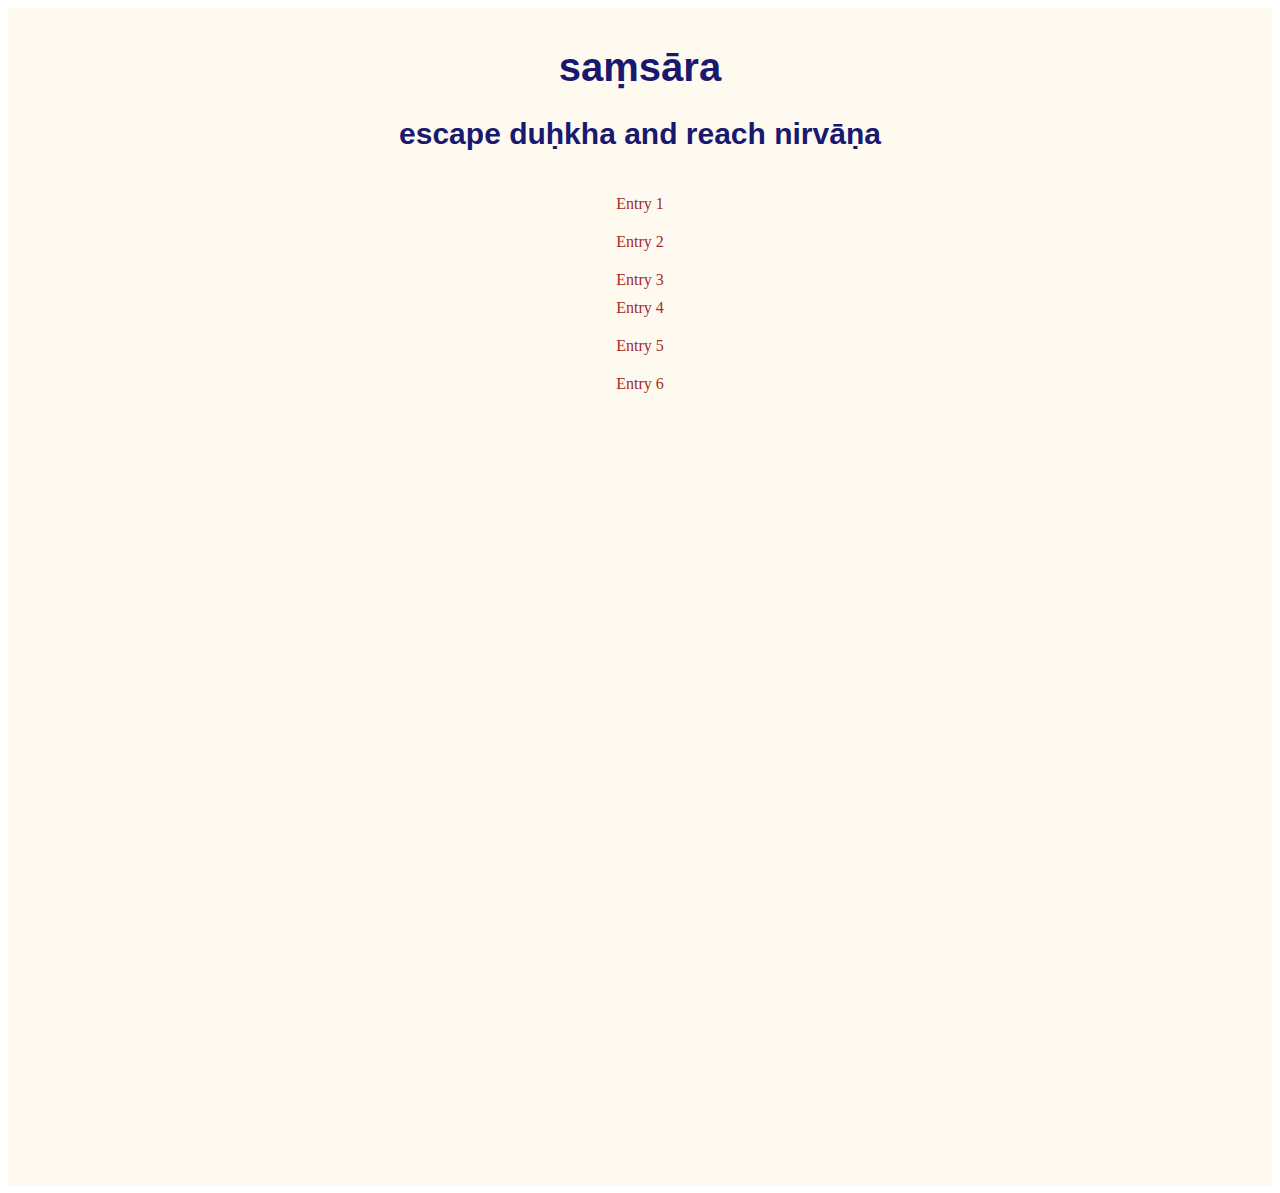
<file: index.html>
<!DOCTYPE html>
<html>
<head>
  <meta charset="utf-8">
  <meta name="viewport" content="width=device-width, initial-scale=1">
  <link rel="stylesheet" type="text/css" href="main.css">
  <link rel="preconnect" href="https://fonts.googleapis.com">
  <link rel="preconnect" href="https://fonts.gstatic.com" crossorigin>
  <link href="https://fonts.googleapis.com/css2?family=Yatra+One&display=swap" rel="stylesheet">
   <link rel="icon" type="image/x-icon" href="favicon.png">
  <title>Harmonic Collection</title>
</head>
<body>
<div class="wrapper">
  <div class="heading">
    <h1>saṃsāra</h1>
    <h2>escape duḥkha and reach nirvāṇa</h2>
  </div>
  <div class="entries">
    <div class="entry">
      <a href="https://eshanair22.github.io/naire416.github.io/entries/entry1/index.html">Entry 1</a>
    </div>
    <div class="entry">
      <a href="https://eshanair22.github.io/naire416.github.io/entries/entry2/index.html">Entry 2</a>
    </div>
    <div class="entry">
      <a href="https://eshanair22.github.io/naire416.github.io/entries/entry3/index.html">Entry 3</a>
    <div class="entry">
      <a href="https://eshanair22.github.io/naire416.github.io/entries/entry4/index.html">Entry 4</a>
    </div>
    <div class="entry">
      <a href="https://eshanair22.github.io/naire416.github.io/entries/entry5/index.html">Entry 5</a>
    </div>
    <div class="entry">
      <a href="https://eshanair22.github.io/naire416.github.io/entries/entry6/index.html">Entry 6</a>
    </div>
  </div>

</div>

</body>
</html>
</file>
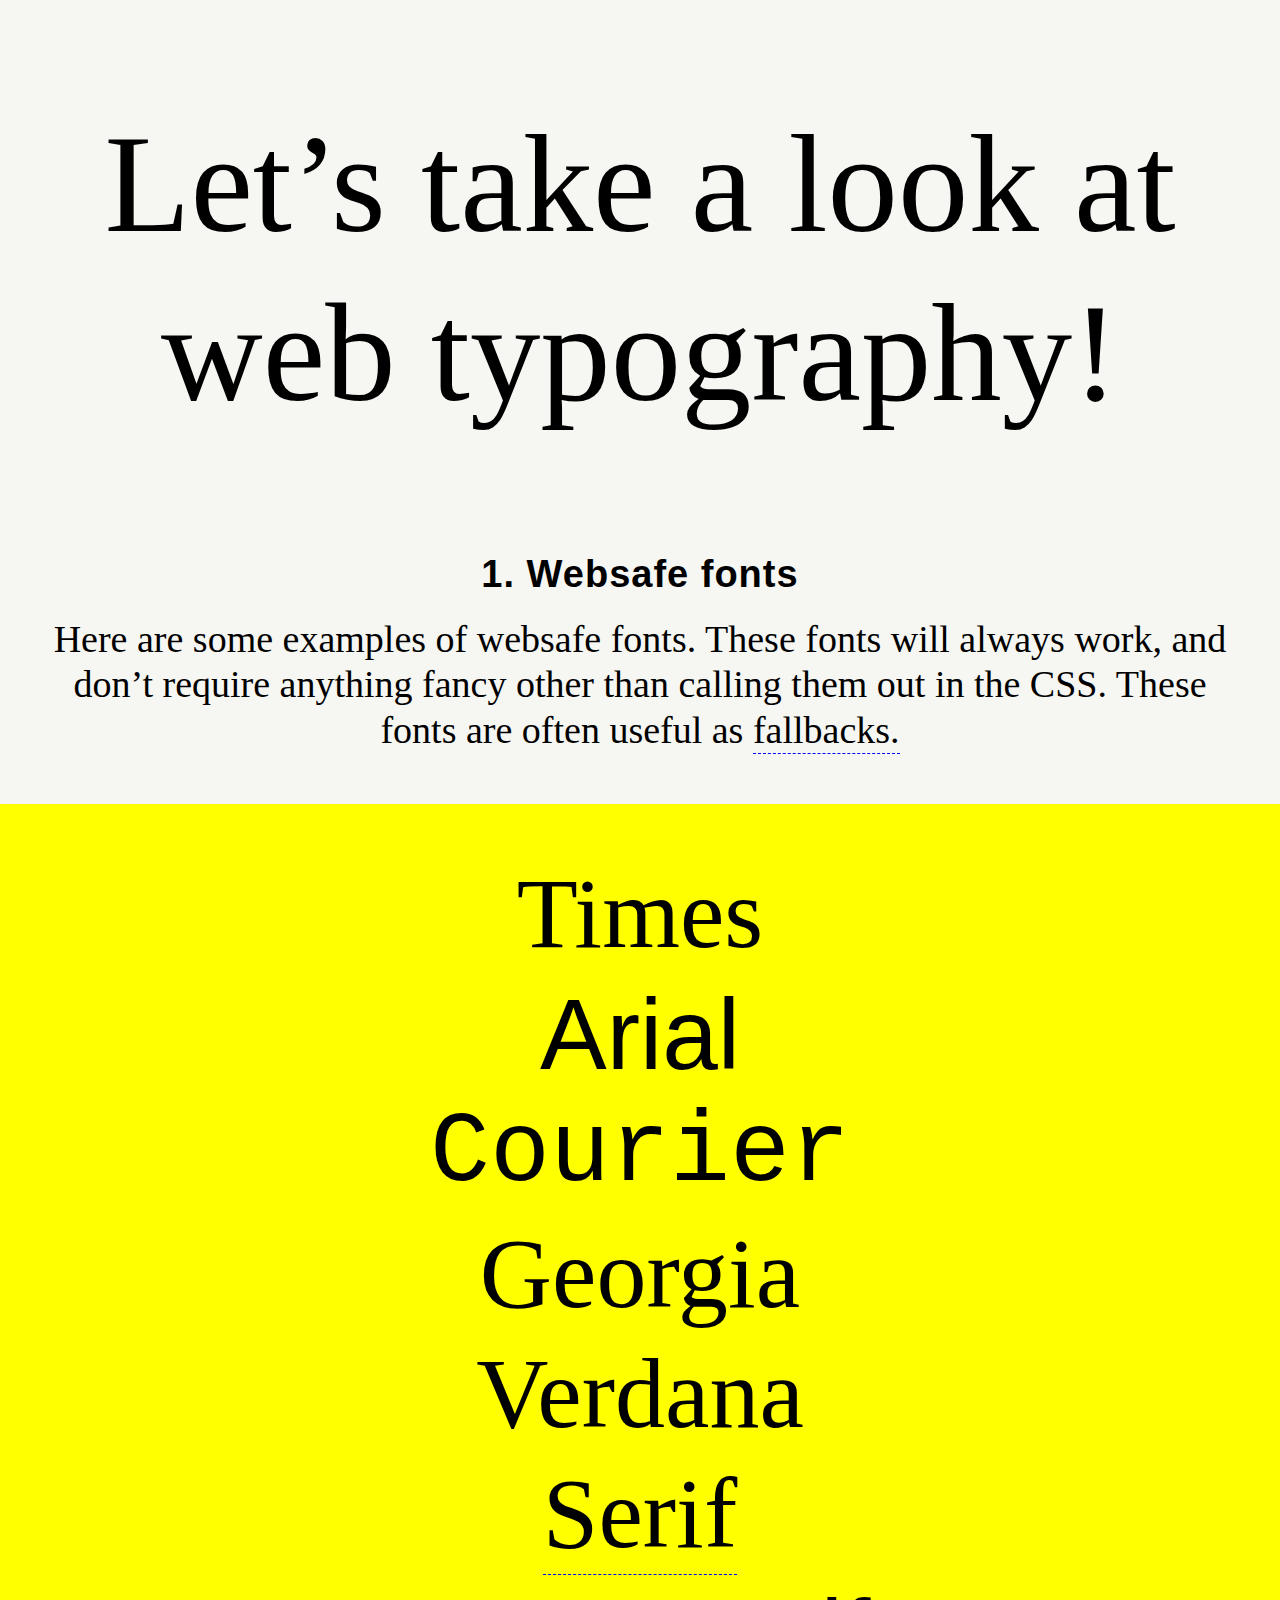
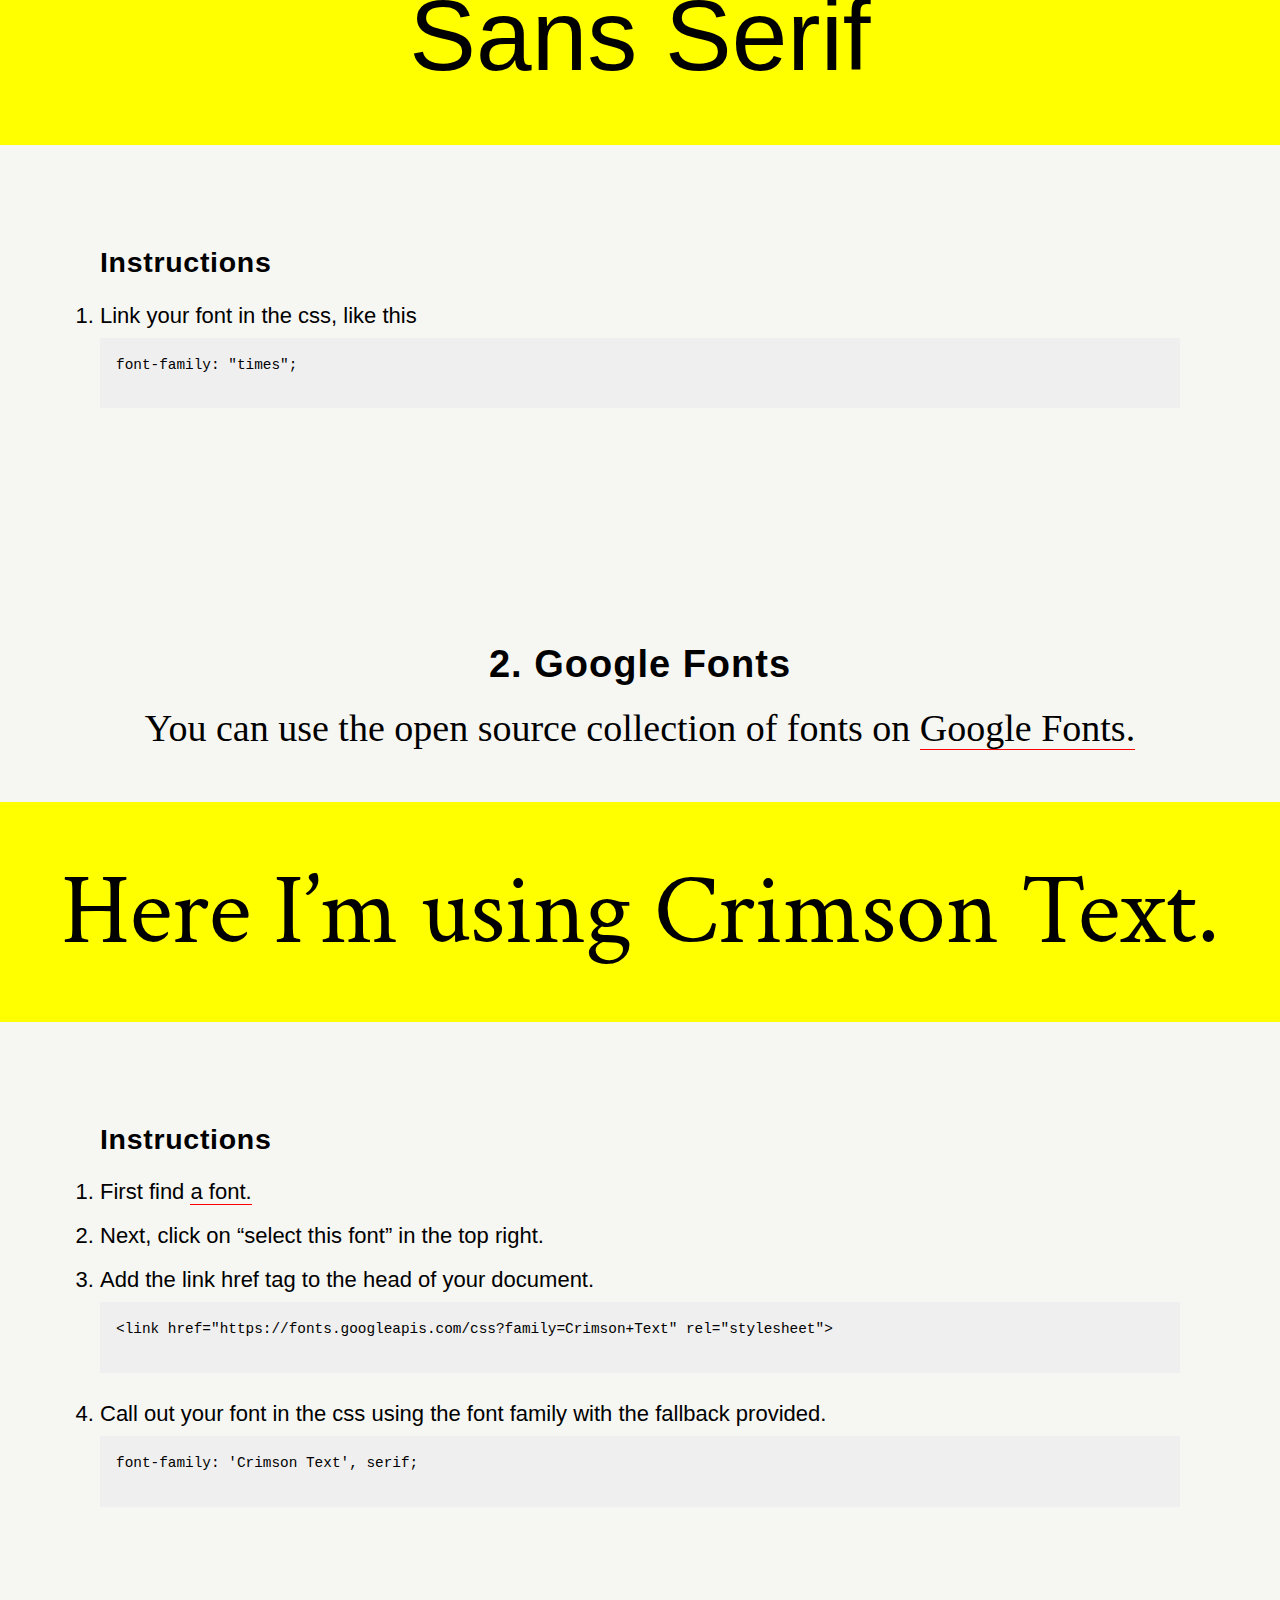
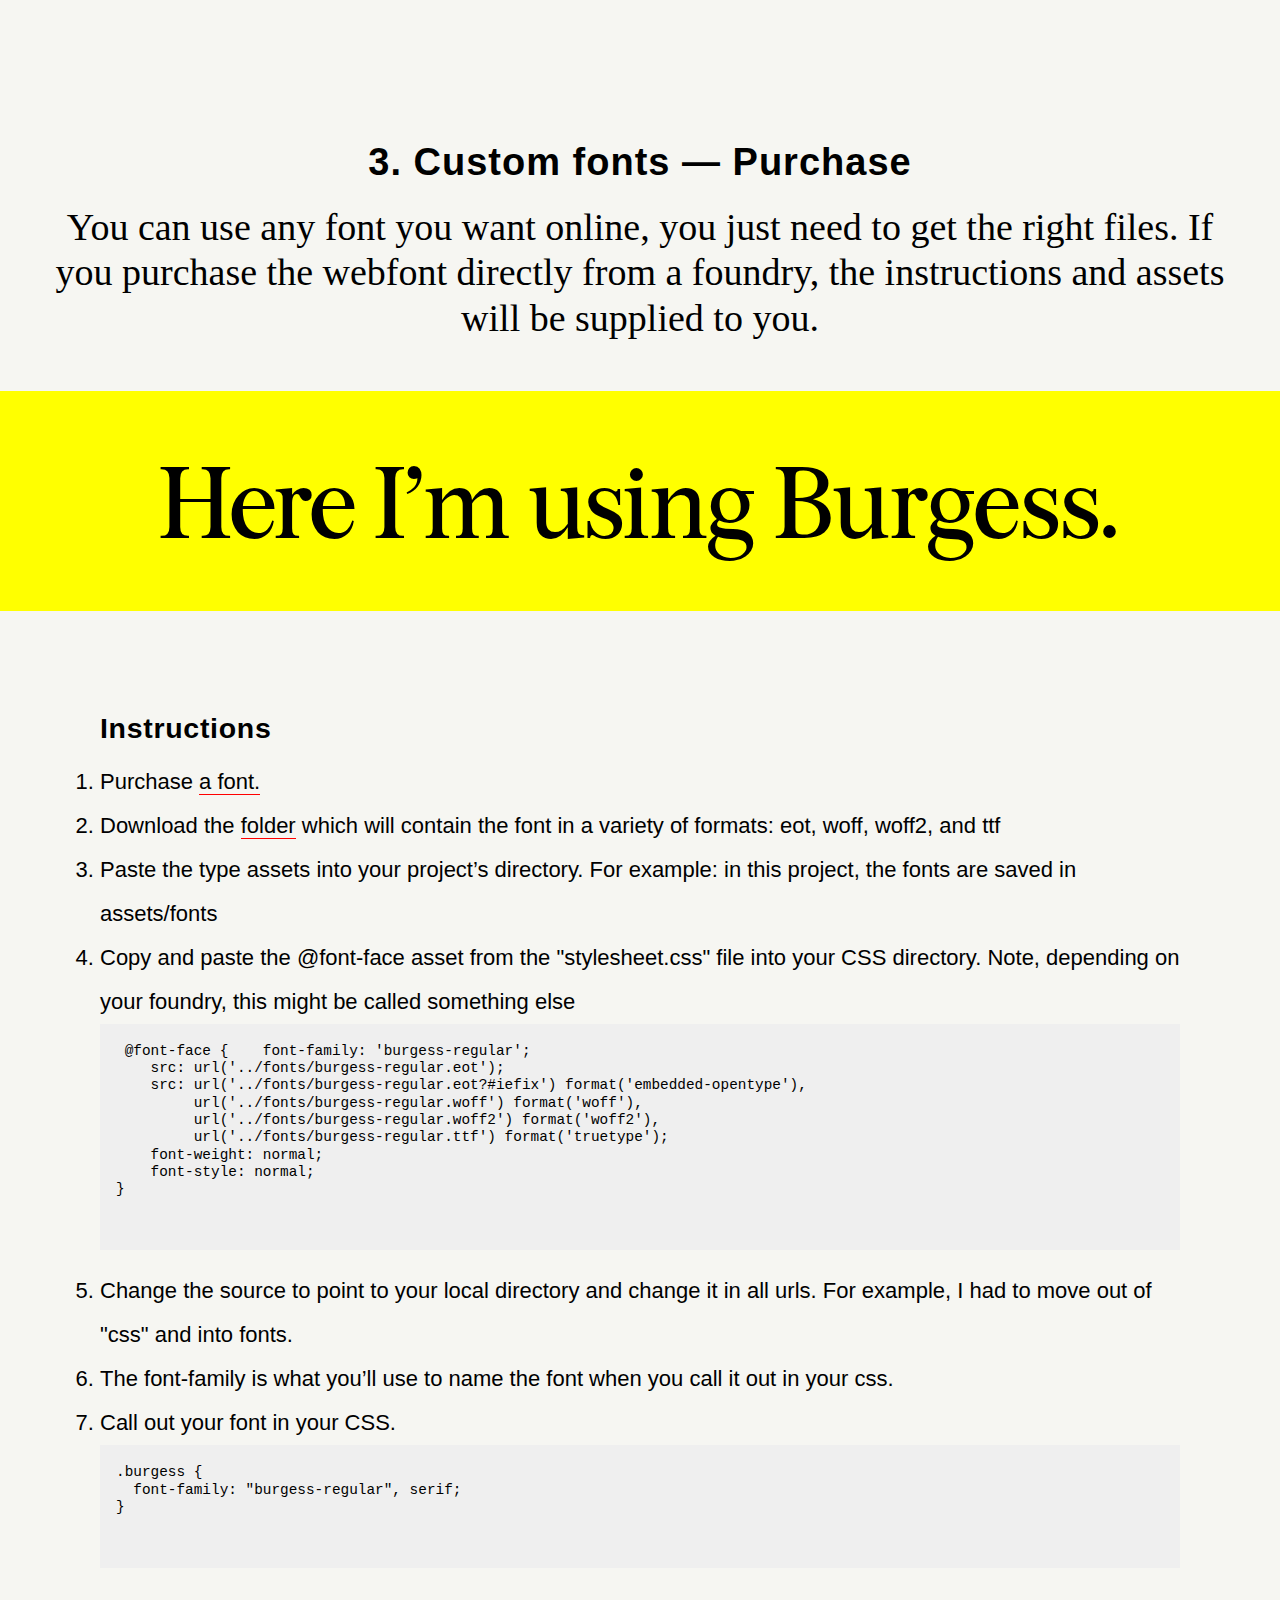
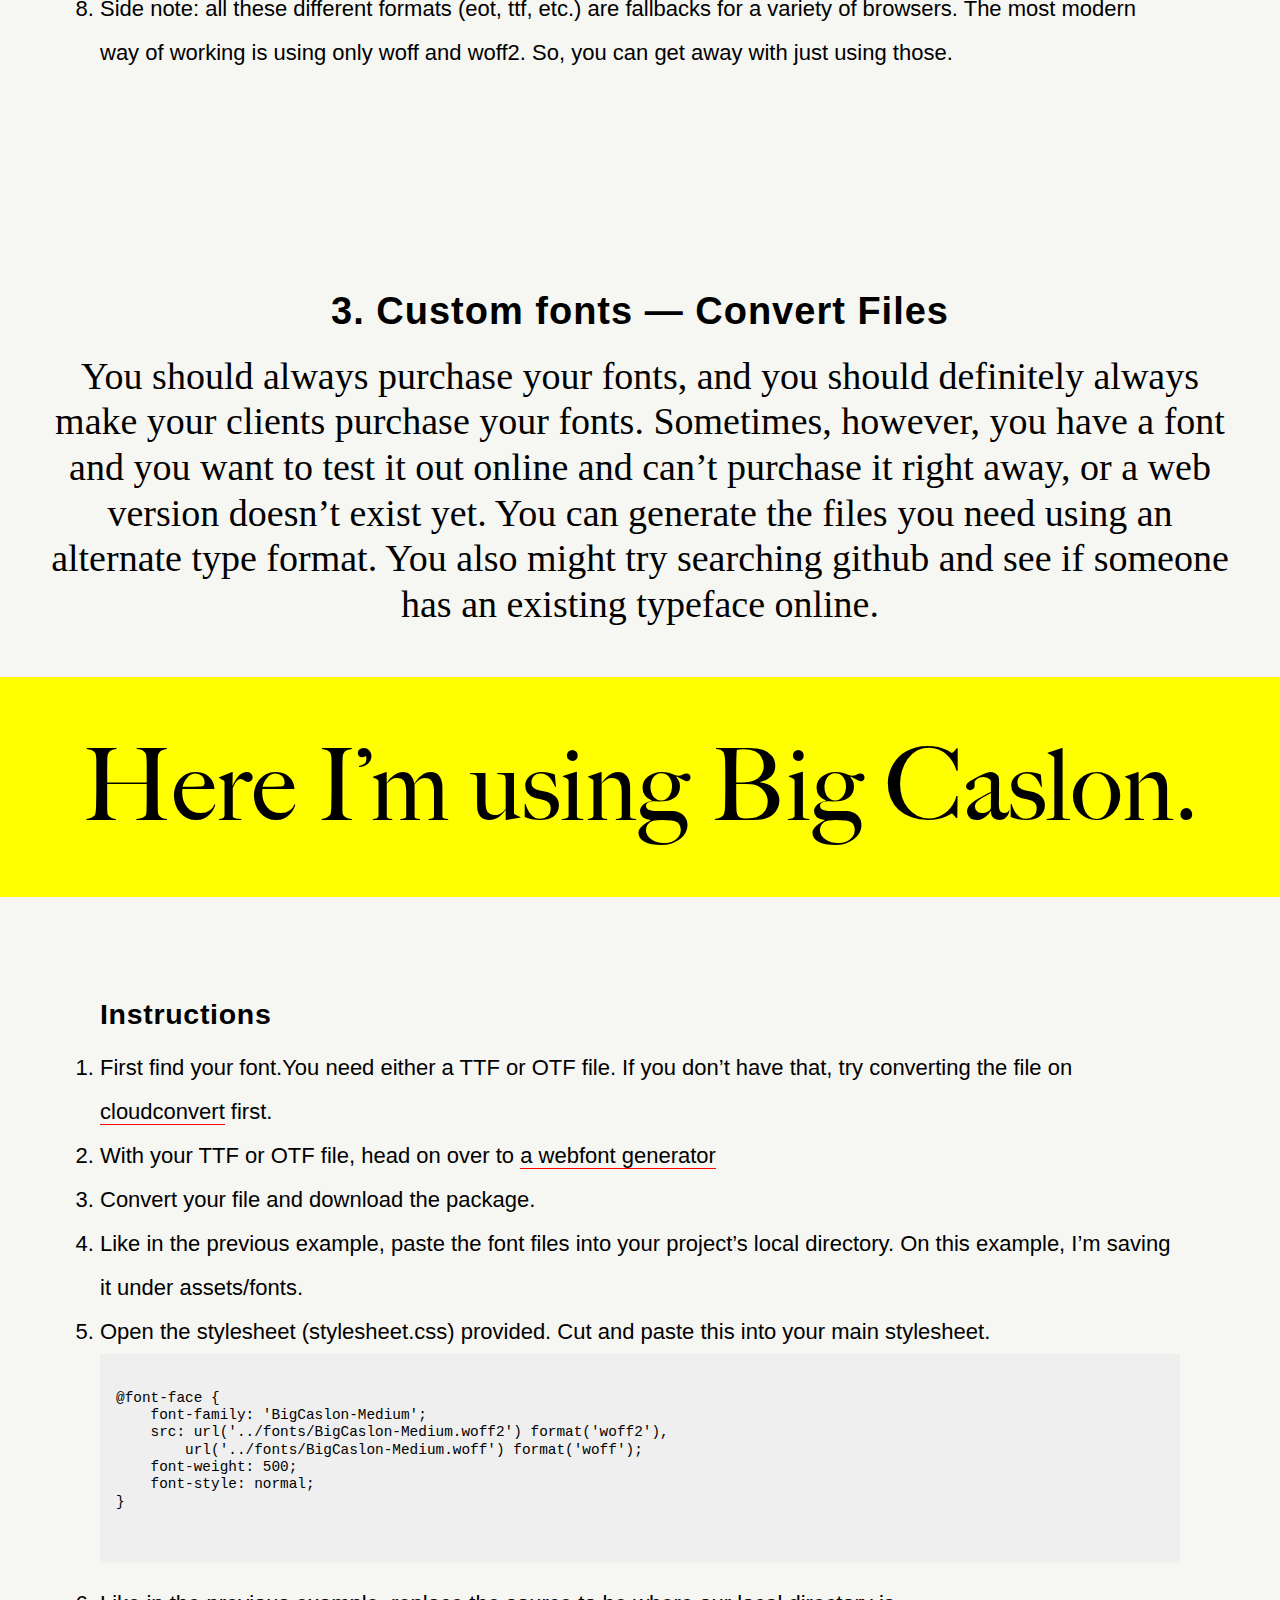
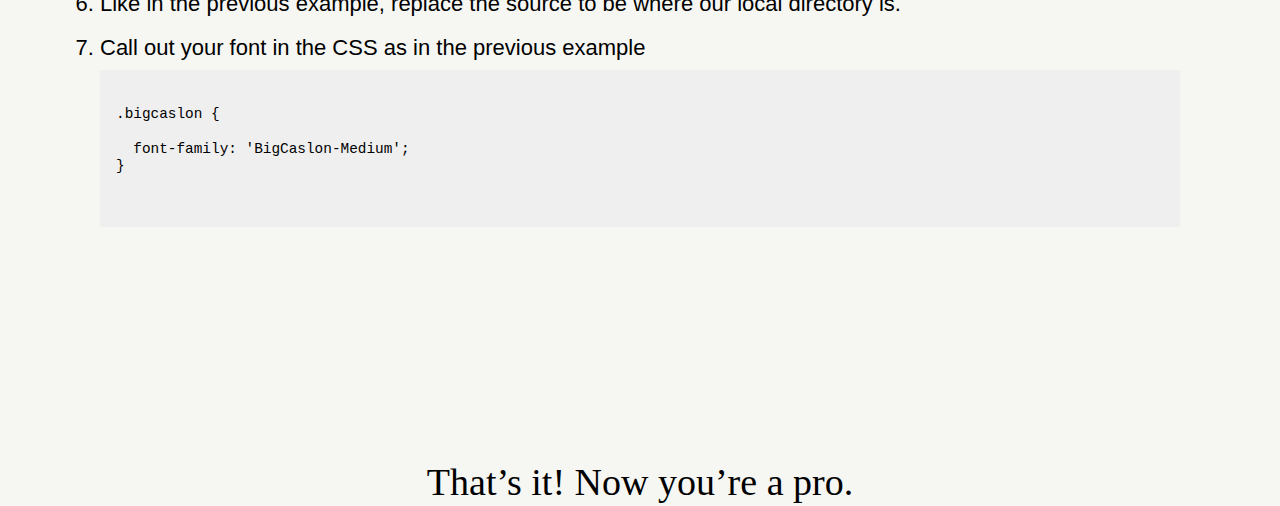
<file: type-demo/index.html>
<!DOCTYPE html>
<html lang="en-US">

<head>
    <meta charset="UTF-8">
    <title>Online Type</title>
    <link rel="stylesheet" type="text/css" href="assets/css/main.css">
    <!--Point out for Google Fonts!-->
    <link href="https://fonts.googleapis.com/css?family=Crimson+Text" rel="stylesheet">
    <link rel="icon" href="assets/imgs/favicon.png" type="image/x-icon" />
</head>

<body>
    <div class="content">
        <div class="row-full title section">
            <h1>Let&rsquo;s take a look at web typography!</h1>
        </div>
        <div class="section websafe">
            <div class="description">
                <h2>1. Websafe fonts</h2> Here are some examples of websafe fonts. These fonts will always work, and don&rsquo;t require anything fancy other than calling them out in the CSS. These fonts are often useful as
                <div class="tooltip">fallbacks.
                    <span class="tooltiptext">A <em>fallback</em> is a back up font in case your custom font doesn&rsquo;t work. Add it after your custom font in the CSS like this: <code>font-family: "Crimson Text", serif;</code></span>
                </div>
            </div>
            <div class="row-full examples">
                <div class="times">Times</div>
                <div class="arial">Arial</div>
                <div class="courier">Courier</div>
                <div class="georgia">Georgia</div>
                <div class="verdana">Verdana</div>
                <div class="serif tooltip">Serif
                    <span class="tooltiptext">This and sans-serif below are generic tags that display the user&rsquo;s default serif and sans serif fonts.</span>
                </div>
                <div class="sans-serif">Sans Serif</div>
            </div>
            <div class="instructions">
                <h3>Instructions</h3>
                <ol>
                    <li>Link your font in the css, like this</li>
                </ol>
                <figure class="highlight">
                    <pre>
                  <code class="language-html" data-lang="html">font-family: "times";</code>
                </pre>
                </figure>
            </div>
        </div>
        <div class="section">
            <div class="description">
                <h2>2. Google Fonts</h2> You can use the open source collection of fonts on <a href="https://fonts.google.com/" target="_blank">Google Fonts.</a>
            </div>
            <div class="row-full examples">
                <div class="crimson">Here I&rsquo;m using Crimson Text.</div>
            </div>
            <div class="instructions">
                <h3>Instructions</h3>
                <ol>
                    <li>First find <a href="https://fonts.google.com/specimen/Crimson+Text?selection.family=Crimson+Text" target="_blank">a font.</a></li>
                    <li>Next, click on &ldquo;select this font&rdquo; in the top right.</li>
                    <li>
                        Add the link href tag to the head of your document.
                        <figure class="highlight">
                            <pre>
                      <code>&lt;link href="https://fonts.googleapis.com/css?family=Crimson+Text" rel="stylesheet"&gt;</code>
                    </pre>
                        </figure>
                    </li>
                    <li>
                        Call out your font in the css using the font family with the fallback provided.
                        <figure class="highlight">
                            <pre>
                    <code>font-family: 'Crimson Text', serif;</code>
                  </pre>
                        </figure>
                    </li>
                </ol>
            </div>
        </div>
        <div class="section custom">
            <div class="description">
                <h2>3. Custom fonts &mdash; Purchase</h2>
                <p>You can use any font you want online, you just need to get the right files. If you purchase the webfont directly from a foundry, the instructions and assets will be supplied to you.</p>
            </div>
            <div class="row-full examples">
                <div class="burgess">Here I&rsquo;m using Burgess.</div>
            </div>
            <div class="instructions">
                <h3>Instructions</h3>
                <ol>
                    <li>Purchase <a href="https://www.colophon-foundry.org/typefaces/burgess/" target="_blank">a font.</a></li>
                    <li>Download the <a href="https://www.dropbox.com/sh/pfuwbw4t8g0yyp2/AACpKh2WcaOQnsF-8QMZoFnDa?dl=0" target="_blank">folder</a> which will contain the font in a variety of formats: eot, woff, woff2, and ttf</li>
                    <li>Paste the type assets into your project&rsquo;s directory. For example: in this project, the fonts are saved in assets/fonts</li>
                    <li>
                        Copy and paste the @font-face asset from the "stylesheet.css" file into your CSS directory. Note, depending on your foundry, this might be called something else
                        <figure class="highlight">
                            <pre>
                    <code> @font-face {    font-family: 'burgess-regular';
    src: url('../fonts/burgess-regular.eot');
    src: url('../fonts/burgess-regular.eot?#iefix') format('embedded-opentype'),
         url('../fonts/burgess-regular.woff') format('woff'),
         url('../fonts/burgess-regular.woff2') format('woff2'),
         url('../fonts/burgess-regular.ttf') format('truetype');
    font-weight: normal;
    font-style: normal;
}
                </code>
                </pre>
                        </figure>
                    </li>
                    <li>Change the source to point to your local directory and change it in all urls. For example, I had to move out of "css" and into fonts.
                        <li>The font-family is what you&rsquo;ll use to name the font when you call it out in your css.</li>
                        <li>
                            Call out your font in your CSS.
                            <figure class="highlight">
                                <pre>
                        <code>.burgess {
  font-family: "burgess-regular", serif;
}
            </code>
          </pre>
                            </figure>
                        </li>
                        <li>Side note: all these different formats (eot, ttf, etc.) are fallbacks for a variety of browsers. The most modern way of working is using only woff and woff2. So, you can get away with just using those.</li>
                </ol>
            </div>
        </div>
        <div class="section custom">
            <div class="description">
                <h2>3. Custom fonts &mdash; Convert Files</h2> You should always purchase your fonts, and you should definitely always make your clients purchase your fonts. Sometimes, however, you have a font and you want to test it out online and can&rsquo;t purchase it right away, or a web version doesn&rsquo;t exist yet. You can generate the files you need using an alternate type format. You also might try searching github and see if someone has an existing typeface online.</a>
            </div>
            <div class="row-full examples">
                <div class="bigcaslon">Here I&rsquo;m using Big Caslon.</div>
            </div>
            <div class="instructions">
                <h3>Instructions</h3>
                <ol>
                    <li>First find your font.You need either a TTF or OTF file. If you don&rsquo;t have that, try converting the file on <a href="https://cloudconvert.com/" target="_blank">cloudconvert</a> first.</li>
                    <li>With your TTF or OTF file, head on over to <a href="https://transfonter.org/" target="_blank">a webfont generator</a></li>
                    <li>Convert your file and download the package.</li>
                    <li>Like in the previous example, paste the font files into your project&rsquo;s local directory. On this example, I&rsquo;m saving it under assets/fonts.</li>
                    <li>
                        Open the stylesheet (stylesheet.css) provided. Cut and paste this into your main stylesheet.
                        <br/>
                        <figure class="highlight">
                            <pre>
                        <code>
@font-face {
    font-family: 'BigCaslon-Medium';
    src: url('../fonts/BigCaslon-Medium.woff2') format('woff2'),
        url('../fonts/BigCaslon-Medium.woff') format('woff');
    font-weight: 500;
    font-style: normal;
}
            </code>
          </pre>
                        </figure>
                        <li>Like in the previous example, replace the source to be where our local directory is.</li>
                        <li>
                            Call out your font in the CSS as in the previous example
                            <figure class="highlight">
                                <pre>
                        <code>
.bigcaslon {<br/>
  font-family: 'BigCaslon-Medium';
}
                        </code>
                      </pre>
                            </figure>
                        </li>
                </ol>
            </div>
        </div>
        That&rsquo;s it! Now you&rsquo;re a pro.
    </div>
</body>

</html>
</file>
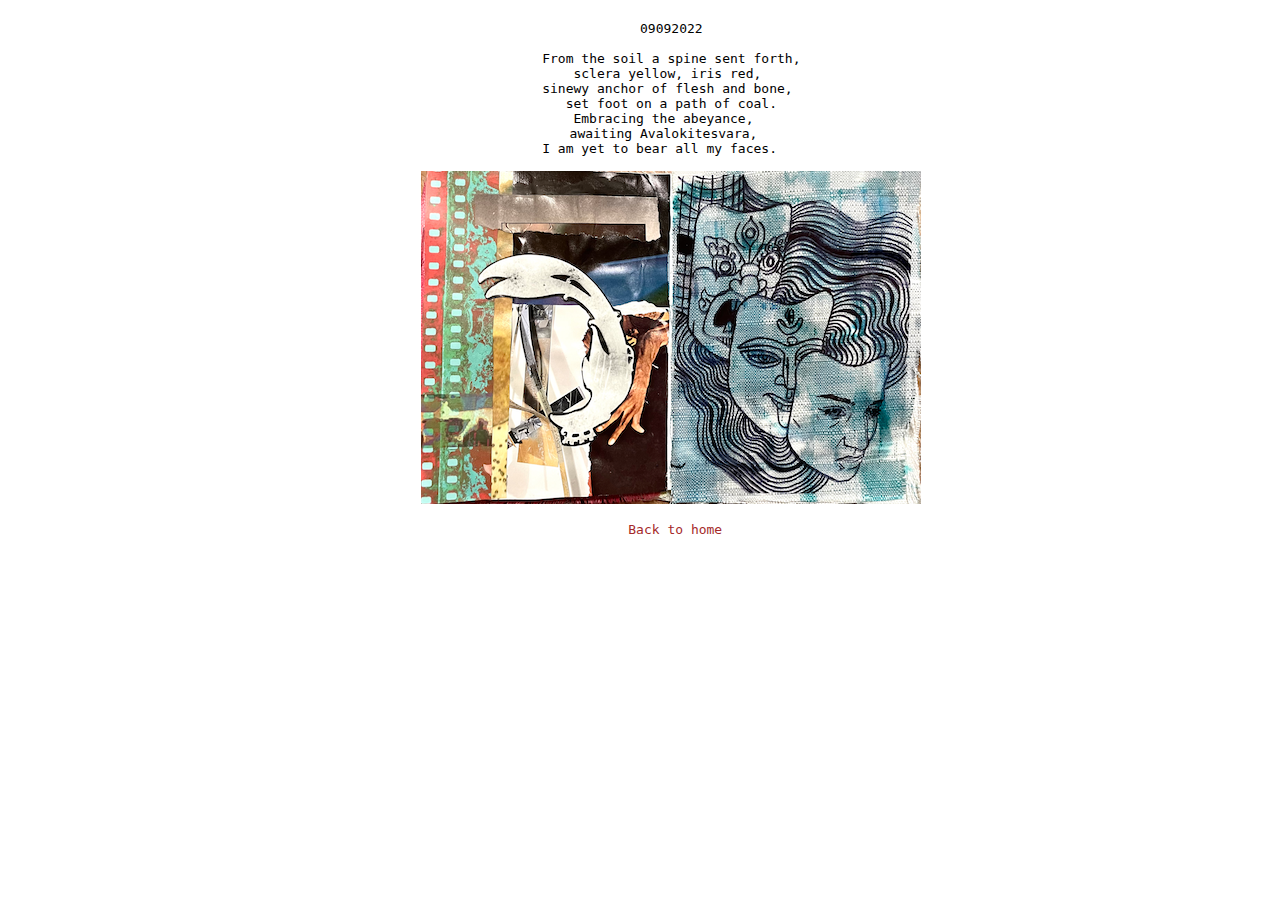
<file: entries/entry1/index.html>
<!DOCTYPE html>
<html>
<head>
	<meta charset="utf-8">
	<meta name="viewport" content="width=device-width, initial-scale=1">
	 <link rel="stylesheet" type="text/css" href="main.css">
  <link rel="preconnect" href="https://fonts.googleapis.com">
  <link rel="preconnect" href="https://fonts.gstatic.com" crossorigin>
  <link href="https://fonts.googleapis.com/css2?family=Yatra+One&display=swap" rel="stylesheet">
   <link rel="icon" type="image/x-icon" href="favicon.png">
	<title>Entry 1</title>
</head>
<body>
	<h1></h1>
	<pre align=center>
	09092022

	From the soil a spine sent forth,
       sclera yellow, iris red,
       sinewy anchor of flesh and bone,
        set foot on a path of coal.
       Embracing the abeyance, 
      awaiting Avalokitesvara,
     I am yet to bear all my faces.

        <img class="imgs" src="imgs/faces.png" alt="an image of my print from this week">

         <a href="esha_cif22/index.html">Back to home</a>

	</pre>

</body>

</html>
</file>
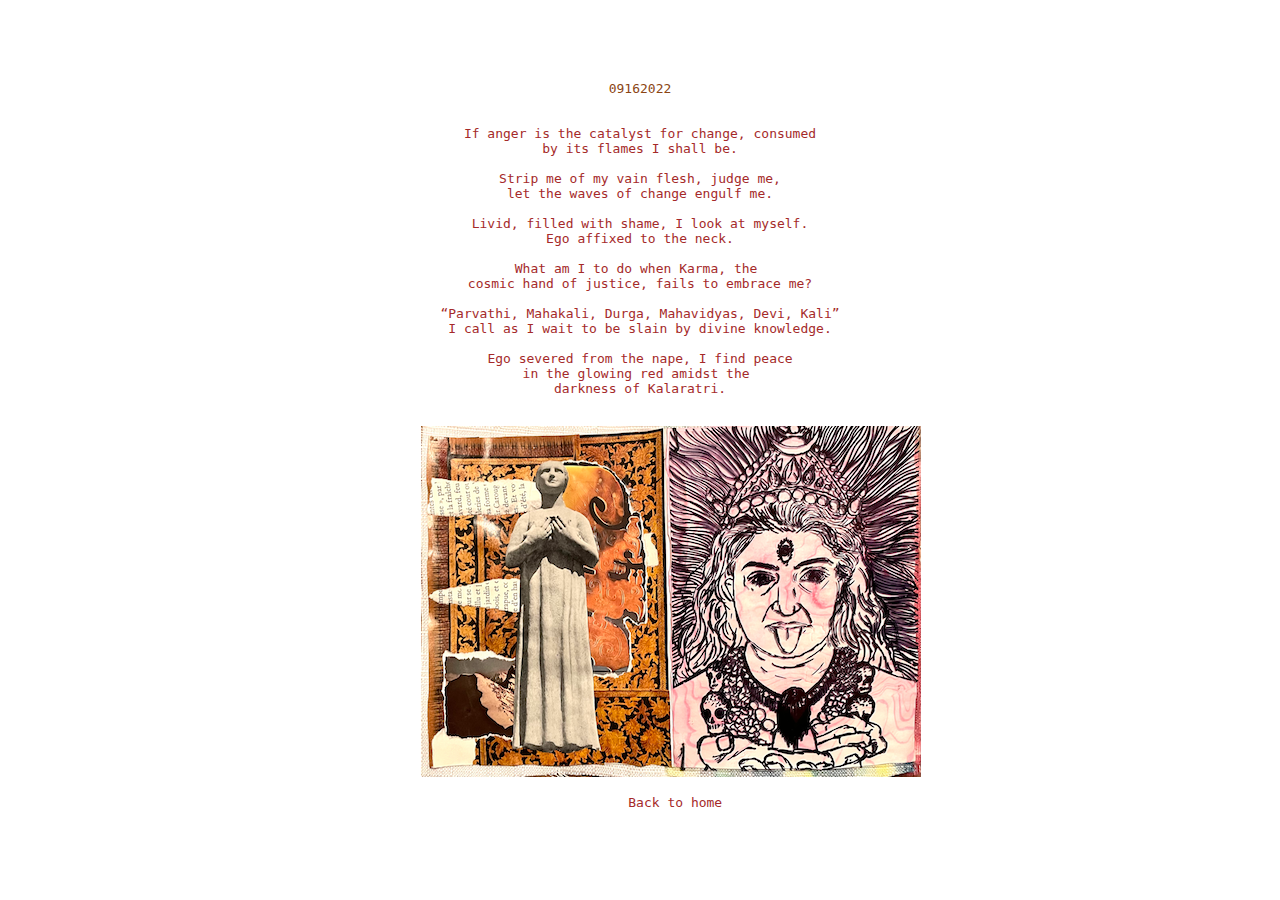
<file: entries/entry2/index.html>
<!DOCTYPE html>
<html>
<head>
	<meta charset="utf-8">
	<meta name="viewport" content="width=device-width, initial-scale=1">
	 <link rel="stylesheet" type="text/css" href="main.css">
  <link rel="preconnect" href="https://fonts.googleapis.com">
  <link rel="preconnect" href="https://fonts.gstatic.com" crossorigin>
  <link href="https://fonts.googleapis.com/css2?family=Yatra+One&display=swap" rel="stylesheet">
   <link rel="icon" type="image/x-icon" href="favicon.png">
	<title>Entry 2</title>
</head>
<body>
	<div class=background>
	<h1></h1>
	<pre align=center>
	<div class=entry>
	<div class=date>
09162022
</div>

If anger is the catalyst for change, consumed
by its flames I shall be.

Strip me of my vain flesh, judge me,
let the waves of change engulf me.

Livid, filled with shame, I look at myself.
Ego affixed to the neck.

What am I to do when Karma, the 
cosmic hand of justice, fails to embrace me?

“Parvathi, Mahakali, Durga, Mahavidyas, Devi, Kali”
I call as I wait to be slain by divine knowledge.

Ego severed from the nape, I find peace
in the glowing red amidst the 
darkness of Kalaratri.
</div>

        <img class="imgs" src="imgs/kali.png" alt="an image of my print from this week">

         <a href="esha_cif22/index.html">Back to home</a>
       </pre>

	</div>

</body>

</html>
</file>
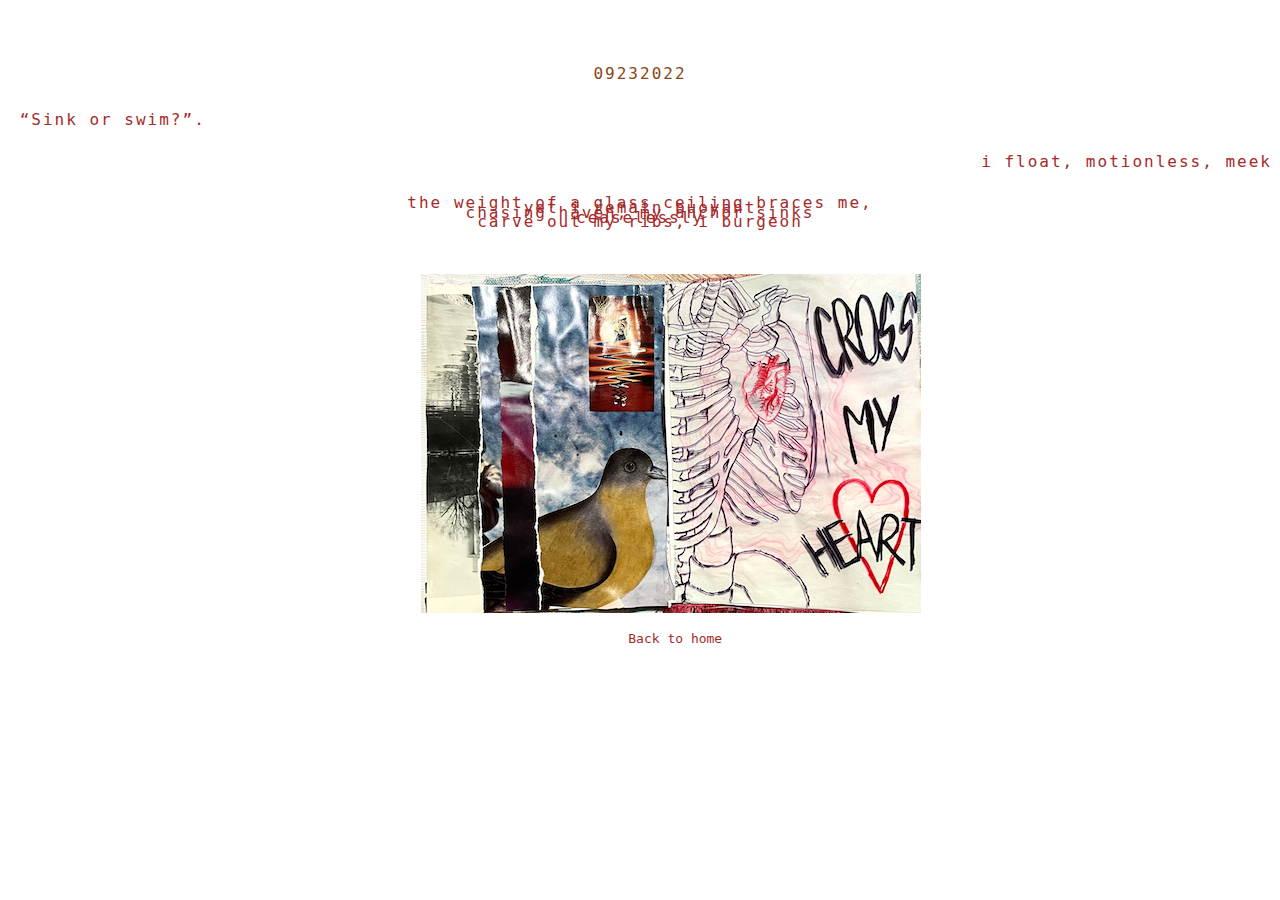
<file: entries/entry3/index.html>
<!DOCTYPE html>
<html>
<head>
	<meta charset="utf-8">
	<meta name="viewport" content="width=device-width, initial-scale=1">
	 <link rel="stylesheet" type="text/css" href="main.css">
  <link rel="preconnect" href="https://fonts.googleapis.com">
  <link rel="preconnect" href="https://fonts.gstatic.com" crossorigin>
  <link href="https://fonts.googleapis.com/css2?family=Yatra+One&display=swap" rel="stylesheet">
   <link rel="icon" type="image/x-icon" href="favicon.png">
	<title>Entry 3</title>
</head>
<body>
	<div class=background>
	<h1></h1>
	<pre>
	<div class=entry>
	<div class=date>
		<Pre align=center>
09232022
</Pre>
</div>
<pre align=left>
 “Sink or swim?”.
</pre>  
<pre align=right>i float, motionless, meek</pre>  
<pre align=center>
the weight of a glass ceiling braces me,
yet i remain buoyant
chasing haven, my anchor sinks
ceaselessly
carve out my ribs, i burgeon
</pre>
</div>
<pre align=center>
        <img class="imgs" src="imgs/cross.png" alt="an image of my print from this week">

         <a href="esha_cif22/index.html">Back to home</a>
       </pre>
       </pre>

	</div>

</body>

</html>
</file>
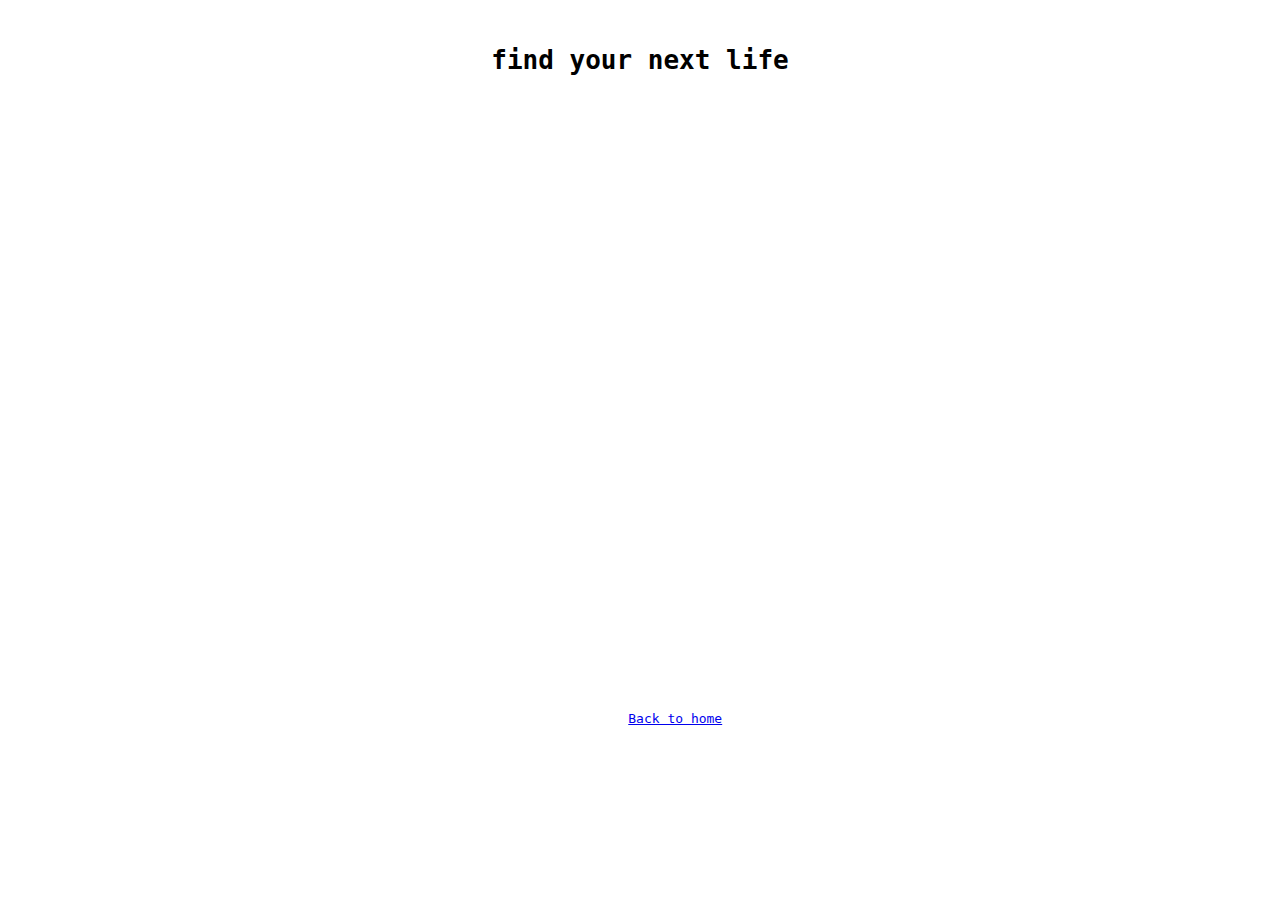
<file: entries/entry4/index.html>
<!DOCTYPE html>
<html>
<head>
	<meta charset="utf-8">
	<meta name="viewport" content="width=device-width, initial-scale=1">
	 <link rel="stylesheet" type="text/css" href="main.css">
  <link rel="preconnect" href="https://fonts.googleapis.com">
  <link rel="preconnect" href="https://fonts.gstatic.com" crossorigin>
  <link href="https://fonts.googleapis.com/css2?family=Yatra+One&display=swap" rel="stylesheet">
   <link rel="icon" type="image/x-icon" href="favicon.png">
	<title>Entry 4</title>
</head>
<body>
	<div>
	<pre align=center>
	<h1>find your next life</h1>
	</pre>
	<pre align = right class="hover1">
	the actions of a person lead to a new existence after death
	</pre>
	<pre align=left class="hover2">








	you may be reborn as any living being from any walk of life... 

<pre align=left class="hover3">










your soul is not limited to being human
</pre>
	</pre>
	<pre align=center>






	<a class="hover4" href="https://eshanair22.github.io/naire416.github.io/entries/entry5/index.html">welcome to your next life</a>
	</pre>
      	<pre align=center class="home">

         <a href="https://eshanair22.github.io/naire416.github.io/">Back to home</a>
       </pre>

	</div>

</body>

</html>
</file>
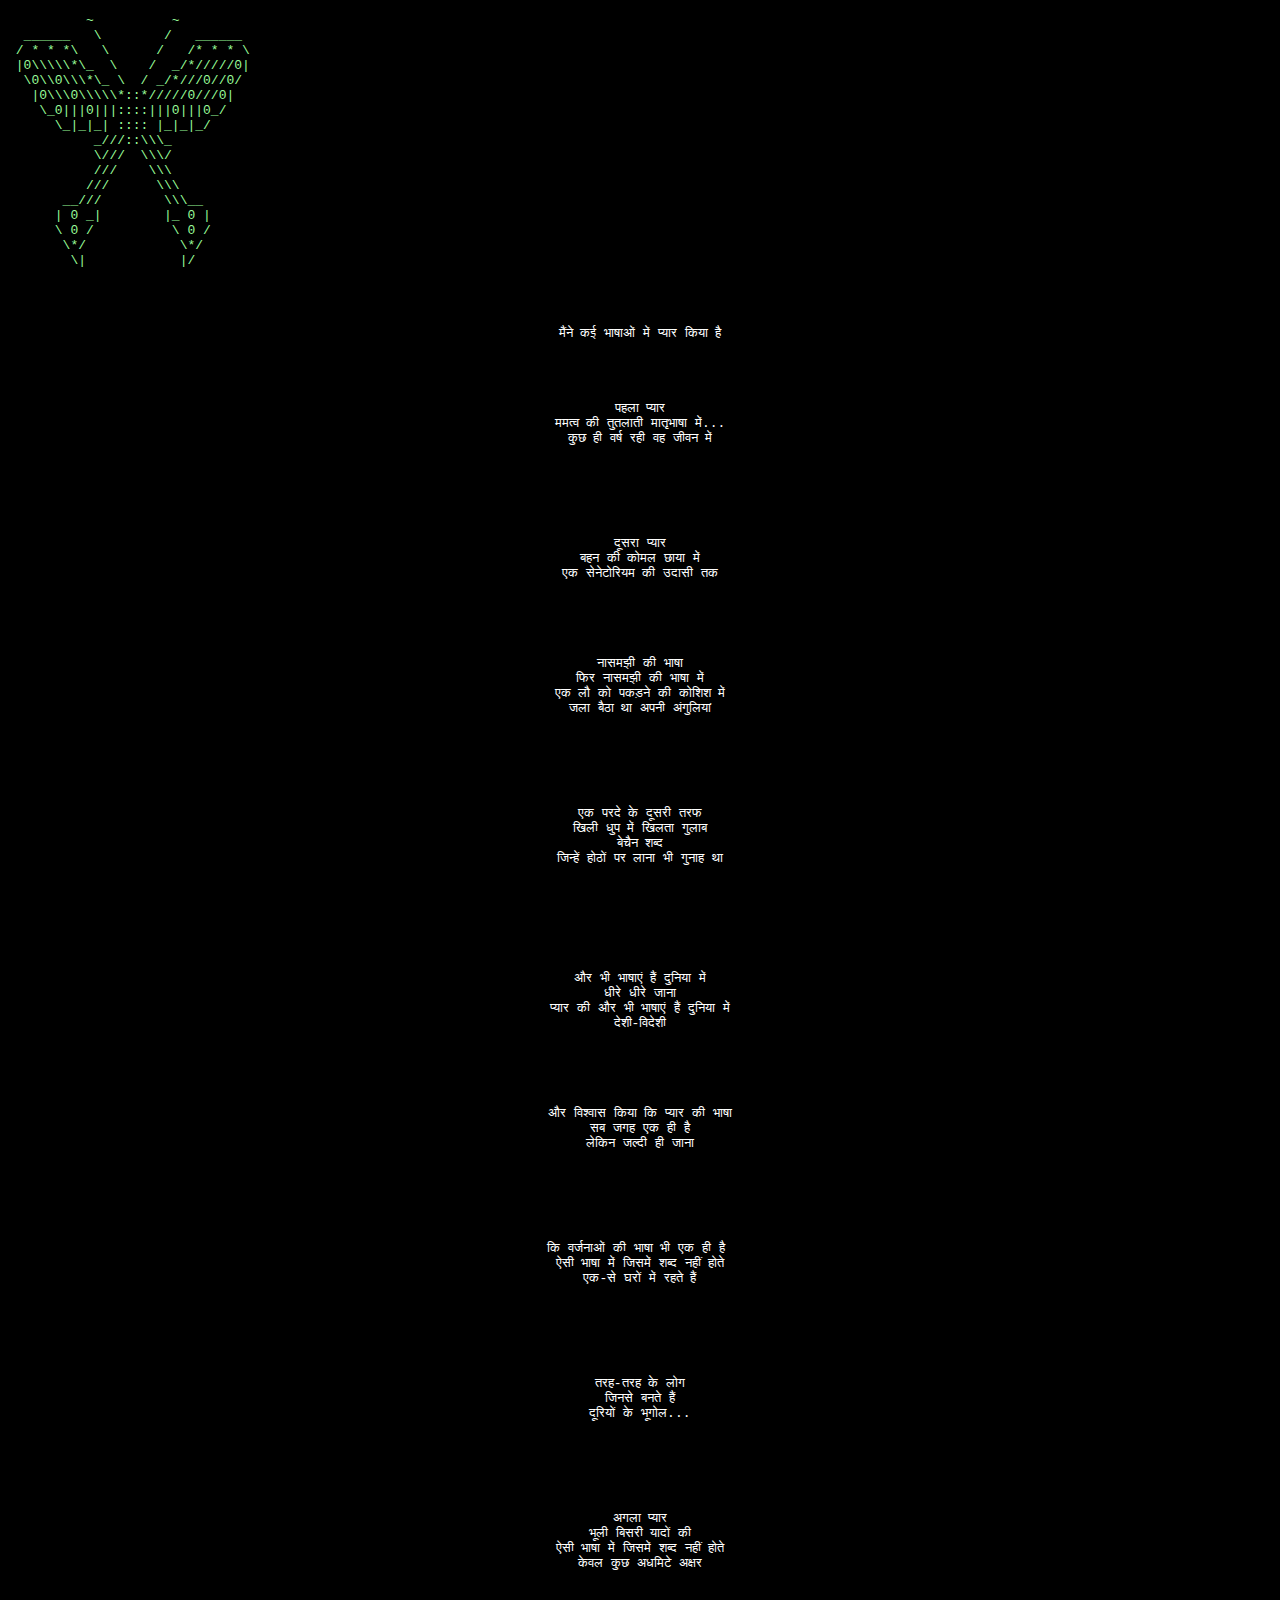
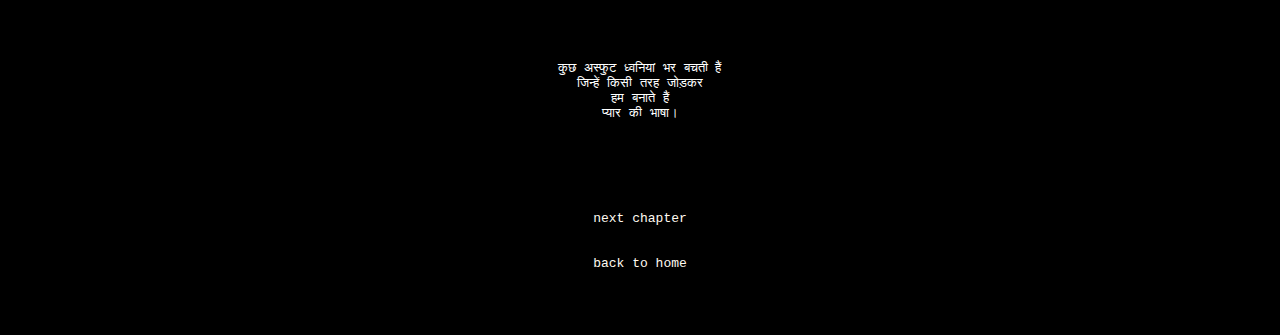
<file: entries/entry5/index.html>
<!DOCTYPE html>
<html>
<head>
	<meta charset="utf-8">
	<meta name="viewport" content="width=device-width, initial-scale=1">
	 <link rel="stylesheet" type="text/css" href="main.css">
  <link rel="preconnect" href="https://fonts.googleapis.com">
  <link rel="preconnect" href="https://fonts.gstatic.com" crossorigin>
  <link href="https://fonts.googleapis.com/css2?family=Yatra+One&display=swap" rel="stylesheet">
   <link rel="icon" type="image/x-icon" href="favicon.png">
	<title>Entry 5</title>
</head>
<body class="entry">
<div class="moth">
<pre>
	  ~          ~
  ______   \        /   ______              
 / * * *\   \      /   /* * * \
 |0\\\\\*\_  \    /  _/*/////0|
  \0\\0\\\*\_ \  / _/*///0//0/
   |0\\\0\\\\\*::*/////0///0|
    \_0|||0|||::::|||0|||0_/
      \_|_|_| :::: |_|_|_/
           _///::\\\_
           \///  \\\/
           ///    \\\
          ///      \\\
       __///        \\\__
      | 0 _|        |_ 0 | 
      \ 0 /          \ 0 /
       \*/            \*/
        \|            |/

</pre>
</div>
<pre align=center>


मैंने कई भाषाओं में प्यार किया है
<div class=hover1>
I have loved in myriad languages…</div>

पहला प्यार
ममत्व की तुतलाती मातृभाषा में...
कुछ ही वर्ष रही वह जीवन में
<div class=hover2>
The first time
in the lisping mother-tongue of filial love
—her sojourn in life was short, evanescent
</div>

दूसरा प्यार
बहन की कोमल छाया में
एक सेनेटोरियम की उदासी तक
<div class="hover3">
The second time in sister’s tender shadow
down to the lingering sorrow of a sanatorium
</div>

नासमझी की भाषा
फिर नासमझी की भाषा में
एक लौ को पकड़ने की कोशिश में
जला बैठा था अपनी अंगुलियां
<div class="hover4">
Then in a language of brazenness
I had singed my fingers
trying to touch a flame
</div>

एक परदे के दूसरी तरफ
खिली धुप में खिलता गुलाब
बेचैन शब्द
जिन्हें होठों पर लाना भी गुनाह था
<div class="hover5">
Little by little, I learnt that love 
On the other side of a screen
a rose blooms in the rapturous sun, restless words 
that mustn’t be brought to the lips
</div>

और भी भाषाएं हैं दुनिया में
धीरे धीरे जाना
प्यार की और भी भाषाएं हैं दुनिया में
देशी-विदेशी
<div class="hover6">
had a sea of voices in the world 
—familiar, foreign—
</div>

और विश्वास किया कि प्यार की भाषा
सब जगह एक ही है
लेकिन जल्दी ही जाना
<div class="hover7">
And believed that love far and wide
had the same dialects; but barriers to it
had the same sociolects, idiolects too
</div>

कि वर्जनाओं की भाषा भी एक ही है 
ऐसी भाषा में जिसमें शब्द नहीं होते
एक-से घरों में रहते हैं
<div class="hover8">
In the same sort of houses
live disparate sort of people, and thus are begotten
the geographies of distances…
</div>

तरह-तरह के लोग
जिनसे बनते हैं
दूरियों के भूगोल...
<div class="hover9">
The next love, now,
in a drifting idiom of old 
half-forgotten remembrances	
</div>

अगला प्यार
भूली बिसरी यादों की
ऐसी भाषा में जिसमें शब्द नहीं होते
केवल कुछ अधमिटे अक्षर
<div class="hover10">
in which there are no words
only some half-erased alphabets 
some blurred echoes that still linger
</div>

कुछ अस्फुट ध्वनियां भर बचती हैं
जिन्हें किसी तरह जोड़कर
हम बनाते हैं
प्यार की भाषा।
<div class="hover11">
which we, somehow, piece together 
and again create a new
language of love…
</div>

<div><a href="https://eshanair22.github.io/naire416.github.io/entries/entry6/index.html/" class="link">next chapter</a></div>

<div><a href="https://eshanair22.github.io/naire416.github.io/" class="link">back to home</a></div>
</pre>

</body>
</html>
</file>
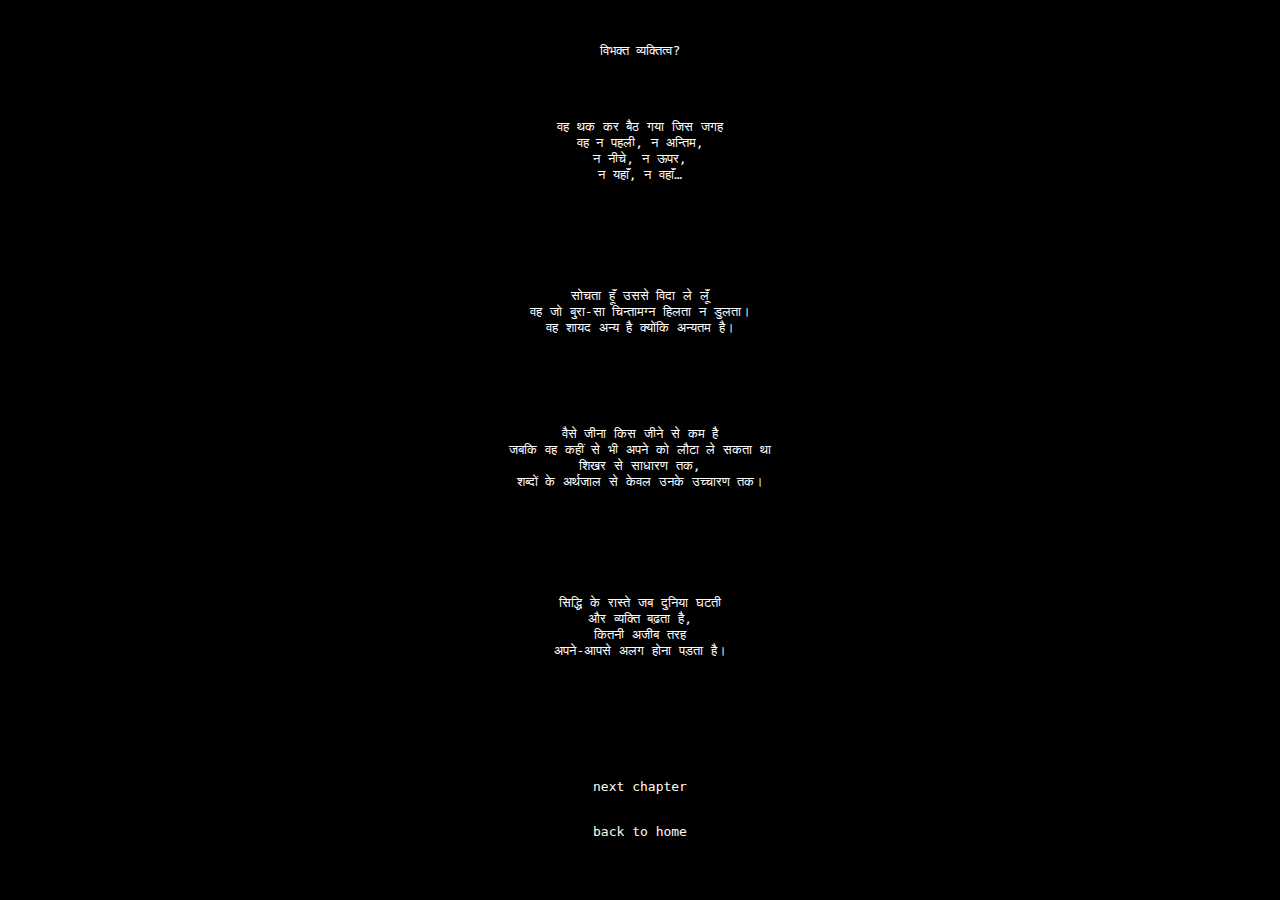
<file: entries/entry6/index.html>
<!DOCTYPE html>
<html>
<head>
	<meta charset="utf-8">
	<meta name="viewport" content="width=device-width, initial-scale=1">
	 <link rel="stylesheet" type="text/css" href="main.css">
  <link rel="preconnect" href="https://fonts.googleapis.com">
  <link rel="preconnect" href="https://fonts.gstatic.com" crossorigin>
  <link href="https://fonts.googleapis.com/css2?family=Yatra+One&display=swap" rel="stylesheet">
   <link rel="icon" type="image/x-icon" href="favicon.png">
	<title>Entry 6</title>
</head>
<body class="entry">

</div>
<pre align=center>


विभक्त व्यक्तित्व?
<div class=hover1>
Split Personality?</div>

वह थक कर बैठ गया जिस जगह
वह न पहली, न अन्तिम,
न नीचे, न ऊपर,
न यहाँ, न वहाँ…
<div class=hover2>
He sat tiredly in the place where
he was neither the first, nor the last,
nor the bottom, nor the top,
nor here, nor there…
</div>

सोचता हूँ उससे विदा ले लूँ
वह जो बुरा-सा चिन्तामग्न हिलता न डुलता।
वह शायद अन्य है क्योंकि अन्यतम है।
<div class="hover3">
I think I should bid farewell to him,
the one who does not move in a bad mood.
He is probably the other because there is the other.
</div>

वैसे जीना किस जीने से कम है
जबकि वह कहीं से भी अपने को लौटा ले सकता था
शिखर से साधारण तक,
शब्दों के अर्थजाल से केवल उनके उच्चारण तक।
<div class="hover4">
Well to live is less than to live,
when he could have recovered himself from anywhere, from the
peak to the ordinary,
from the meaning of words to their utterance.
</div>

सिद्धि के रास्ते जब दुनिया घटती
और व्यक्ति बढ़ता है,
कितनी अजीब तरह
अपने-आपसे अलग होना पड़ता है।
<div class="hover5">
On the way to accomplishment, when the world decreases
and a person grows,
how strangely one
has to be separated from oneself.
</div>


<div><a href="https://eshanair22.github.io/naire416.github.io/entries/entry7/index.html/" class="link">next chapter</a></div>

<div><a href="https://eshanair22.github.io/naire416.github.io/" class="link">back to home</a></div>
</pre>

</body>
</html>
</file>
<file: main.css>
.wrapper{
  background-color: floralwhite;
  text-align: center;
}

.entries{
  background-color: floralwhite;
  height: 1000px;
}
.entry{
  padding: 10px;

}
a{
  color: brown;
  text-decoration: none;
}
.heading{
  font-family: arial;
  font-size: 20px;
  color: midnightblue;
  padding: 10px;
}
</file>
<file: entries/entry1/main.css>
.background{
	color: floralwhite;
}
a{
	text-decoration: none;
	color: brown;
}
.entry{
	color: brown;
}
</file>
<file: entries/entry2/main.css>
.background{
	color: floralwhite;
}
a{
	text-decoration: none;
	color: brown;
}
.entry{
	color: brown;
}
.date{
	color: saddlebrown;
}
</file>
<file: entries/entry3/main.css>
.background{
	color: floralwhite;
}
a{
	text-decoration: none;
	color: brown;
}
.entry{
	color: brown;
	font-size: 16px;
	line-height: 4.8px;
	letter-spacing: 2px;
}
.date{
	color: saddlebrown;
}
</file>
<file: entries/entry4/main.css>
.hover1{
	color: white;
}
.hover1:hover {
	color: black;
}

.hover2{
	color: white;
}
.hover2:hover {
	color: black;
}

.hover3{
	color: white;
}
.hover3:hover {

	color: black;
}

.hover4{
	text-decoration: none;
	color: white;
}
.hover4:hover {
	color: black;
}
</file>
<file: entries/entry5/main.css>
.moth{
  color: palegreen;
}

.entry{
  background-color: black;
  color: white;
}

.link{
  text-decoration: none;
  color: floralwhite;
}


.hover1{
  color: black;
}
.hover1:hover {
  color: palegreen;
}

.hover2{
  color: black;
}
.hover2:hover {
  color: palegreen;
}

.hover3{
  color: black;
}
.hover3:hover {

  color: palegreen;
}

.hover4{
  text-decoration: none;
  color: black;
}
.hover4:hover {
  color: palegreen;
}

.hover5{
  text-decoration: none;
  color: black;
}
.hover5:hover {
  color: palegreen;

}.hover6{
  text-decoration: none;
  color: black;
}
.hover6:hover {
  color: palegreen;

}.hover7{
  text-decoration: none;
  color: black;
}
.hover7:hover {
  color: palegreen;

}.hover8{
  text-decoration: none;
  color: black;
}
.hover8:hover {
  color: palegreen;

}.hover9{
  text-decoration: none;
  color: black;
}
.hover9:hover {
  color: palegreen;
}

.hover10{
  text-decoration: none;
  color: black;
}
.hover10:hover {
  color: palegreen;
}

.hover11{
  text-decoration: none;
  color: black;
}
.hover11:hover {
  color: palegreen;
}
</file>
<file: entries/entry6/main.css>
.entry{
  background-color: black;
  color: white;
}

.link{
  text-decoration: none;
  color: floralwhite;
}


.hover1{
  color: black;
}
.hover1:hover {
  color: palegreen;
}

.hover2{
  color: black;
}
.hover2:hover {
  color: palegreen;
}

.hover3{
  color: black;
}
.hover3:hover {

  color: palegreen;
}

.hover4{
  text-decoration: none;
  color: black;
}
.hover4:hover {
  color: palegreen;
}

.hover5{
  text-decoration: none;
  color: black;
}
.hover5:hover {
  color: palegreen;
</file>
<file: type-demo/assets/css/main.css>
/* reset */

* {
    padding: 0px;
    margin: 0px;
}

/* type */

body {
    font-family: times, serif;
    text-align: center;
    font-size: 38px;
    line-height: 1.2;
    background-color: #F6F6F2;
}

/* structure */

.content {
    display: flex;
    justify-content: center;
    align-items: center;
    flex-wrap: wrap;
}

.section {
  margin-bottom: 3em;
  max-width: 100%;
  width: 100%;
}

/* typography */

h1 {
  font-size: 11vw;
  font-weight: normal;
  margin-top: 100px;
}

h2 {
  font-family: arial;
  font-size: 1em;
  letter-spacing: 1px;
  margin-bottom: .5em;
}

h3 {
  font-family: arial;
  font-size: .75em;
  letter-spacing: .7px;
  margin-bottom: .5em;
  text-align: left;
}

ol {
  list-style-position: outside;
  text-align: left;
  line-height: 2;
  font-family: arial;
  font-size: 22px;
}

.content a {
  text-decoration: none;
  transition: all .03s ease;
  color: black;
  border-bottom: 1px solid red;
}

.content a:hover {
  color: red;
  border-bottom: 1px dotted red;
}

.examples {
  font-size: 100px;
  padding: 50px 0;
  background-color: yellow;
  margin-top: 50px;
}

.instructions {
  padding: 100px;
}

.times {
  font-family: "times";
}

.arial {
  font-family: "arial";
}

.courier {
  font-family: "courier";
}

.georiga {
  font-family: "georgia";
}

.verdana {
  font-family: "verdana";
  margin-bottom: 0;
}

.serif {
  font-family: serif;
}

.sans-serif {
  font-family: sans-serif;
}

.crimson {
  font-family: "Crimson Text", serif;
}

.red {
  background-color: red;
}

/* Custom pruchased font */

@font-face {
    font-family: 'burgess-regular';
    src: url('../fonts/burgess-regular.eot');
    src: url('../fonts/burgess-regular.eot?#iefix') format('embedded-opentype'),
         url('../fonts/burgess-regular.woff') format('woff'),
         url('../fonts/burgess-regular.woff2') format('woff2'),
         url('../fonts/burgess-regular.ttf') format('truetype');
    font-weight: normal;
    font-style: normal;

}

.burgess {
  font-family: "burgess-regular", serif;
}

@font-face {
    font-family: 'BigCaslon-Medium';
    src: url('../fonts/BigCaslon-Medium.woff2') format('woff2'),
        url('../fonts/BigCaslon-Medium.woff') format('woff');
    font-weight: 500;
    font-style: normal;
}


.bigcaslon {
  font-family: 'BigCaslon-Medium';
}



.tooltip {
  position: relative;
  transition: all .03s ease;
  display: inline-block;
  border-bottom: 1px dashed blue;
}

.tooltip:hover {
  cursor: pointer;
  color: blue;
}

.tooltip .tooltiptext {
    visibility: hidden;
    width: 200px;
    background-color: blue;
    color: #fff;
    text-align: center;
    padding: 20px;
    font-family: arial;
    font-size: 16px;
    letter-spacing: 1px;
    text-align: left;
    /* Position the tooltip */
    position: absolute;
    z-index: 1;
}

.tooltip:hover .tooltiptext {
    visibility: visible;
}

/*code {
  background-color: antiquewhite;
  color:black;
}*/

pre > code {
    white-space: pre;
    margin-top: -1.00em;
    display: block;
    text-align: left;
}
.highlight {
  border-radius: 4px;
}

pre {
  display: block;
  margin-top: 0;
  margin-bottom: 1.2rem;
  padding: 1rem 0 0 1rem;
  font-size: .9rem;
  line-height: 1.2;
  white-space: pre;
  white-space: pre-wrap;
  word-break: break-all;
  word-wrap: break-word;
  background-color: #EFEFEF;
}
/* Layouts */



.black {
  background-color: black;
  color: white;
}


.description {
    padding: 0 50px;
}
</file>
